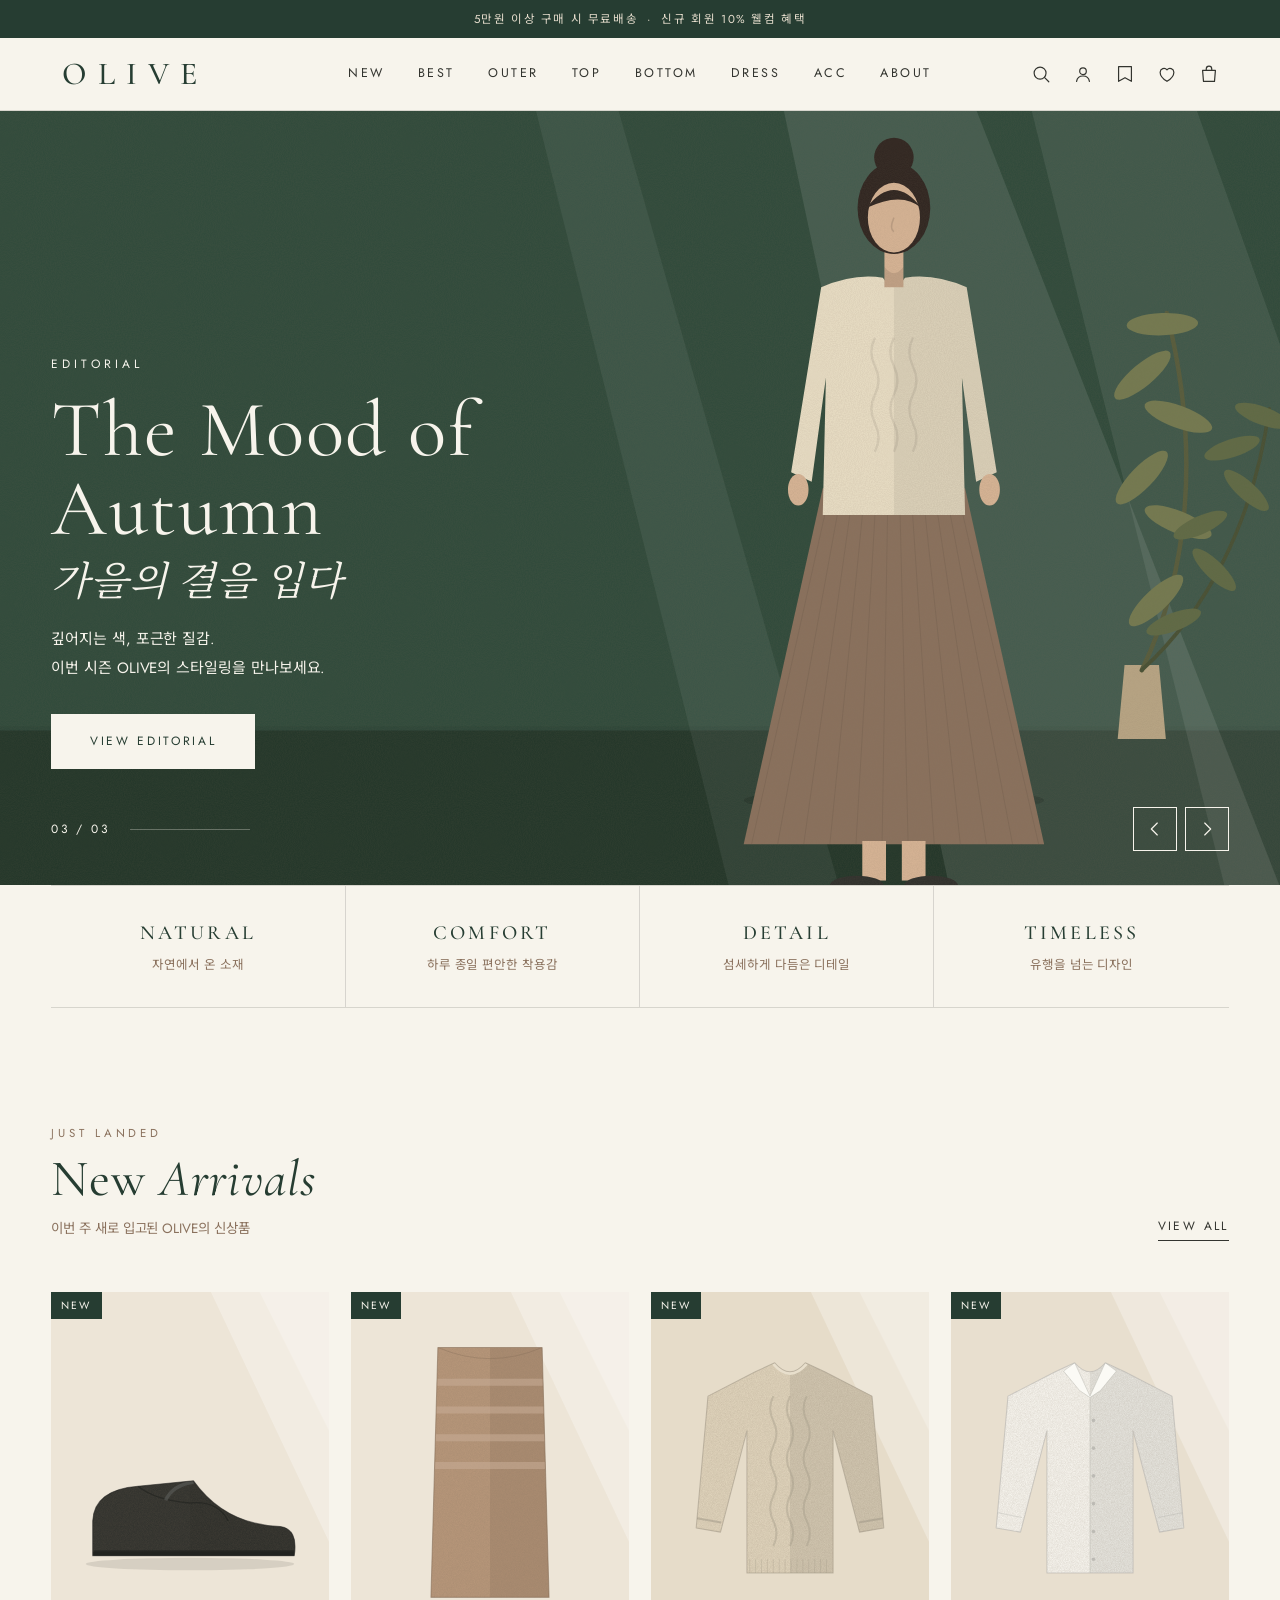
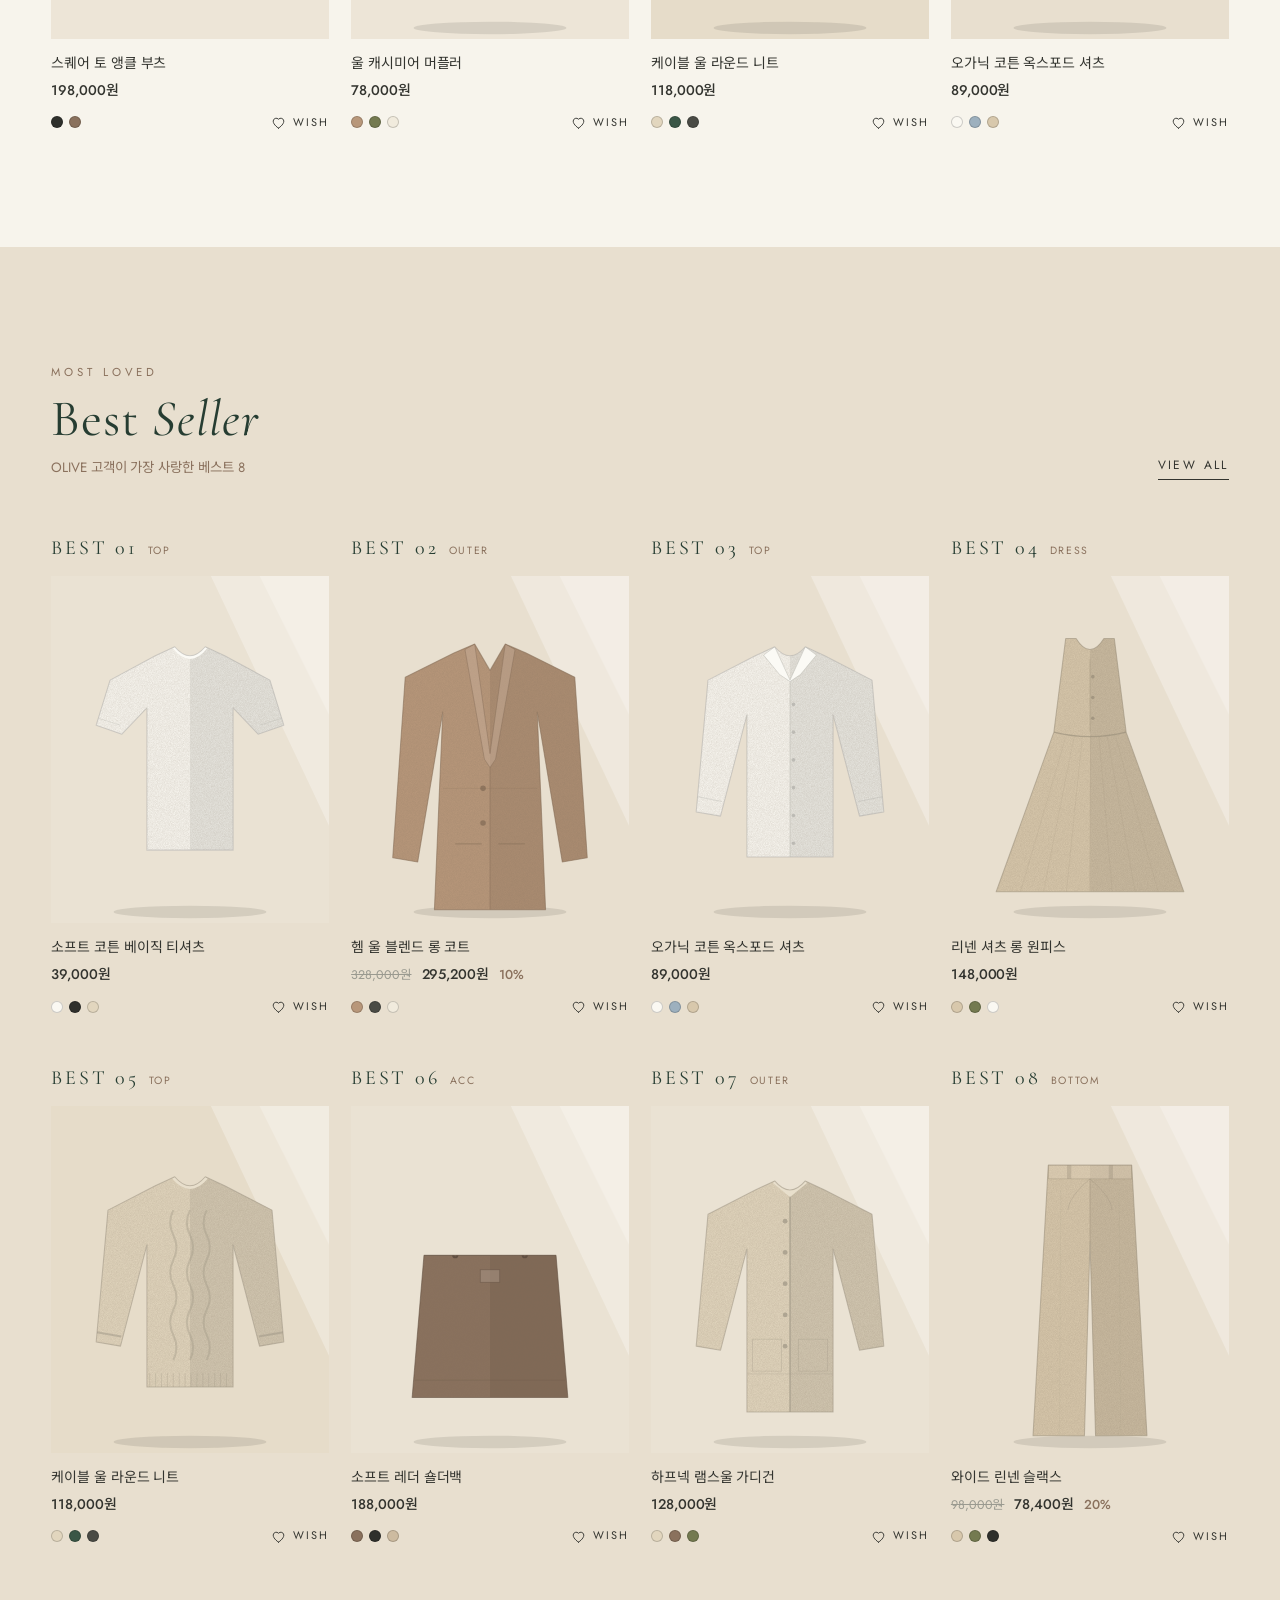
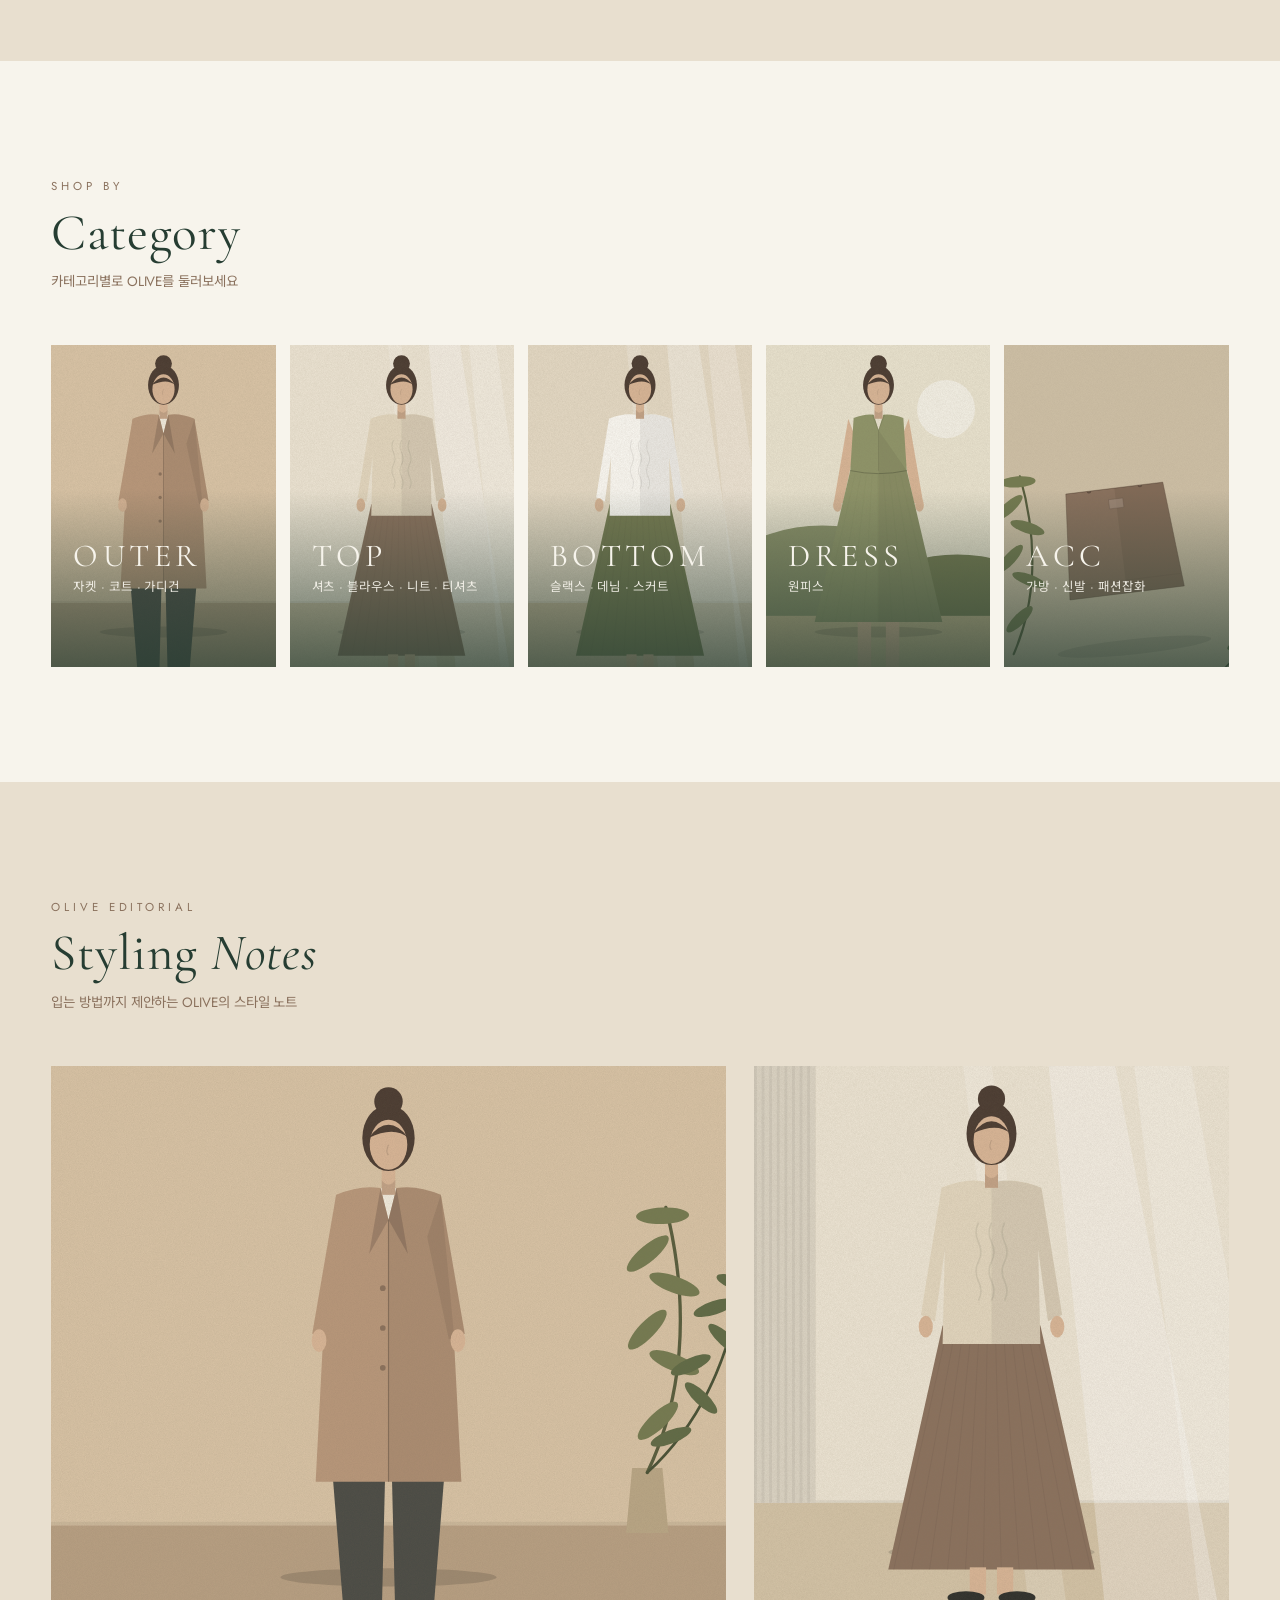
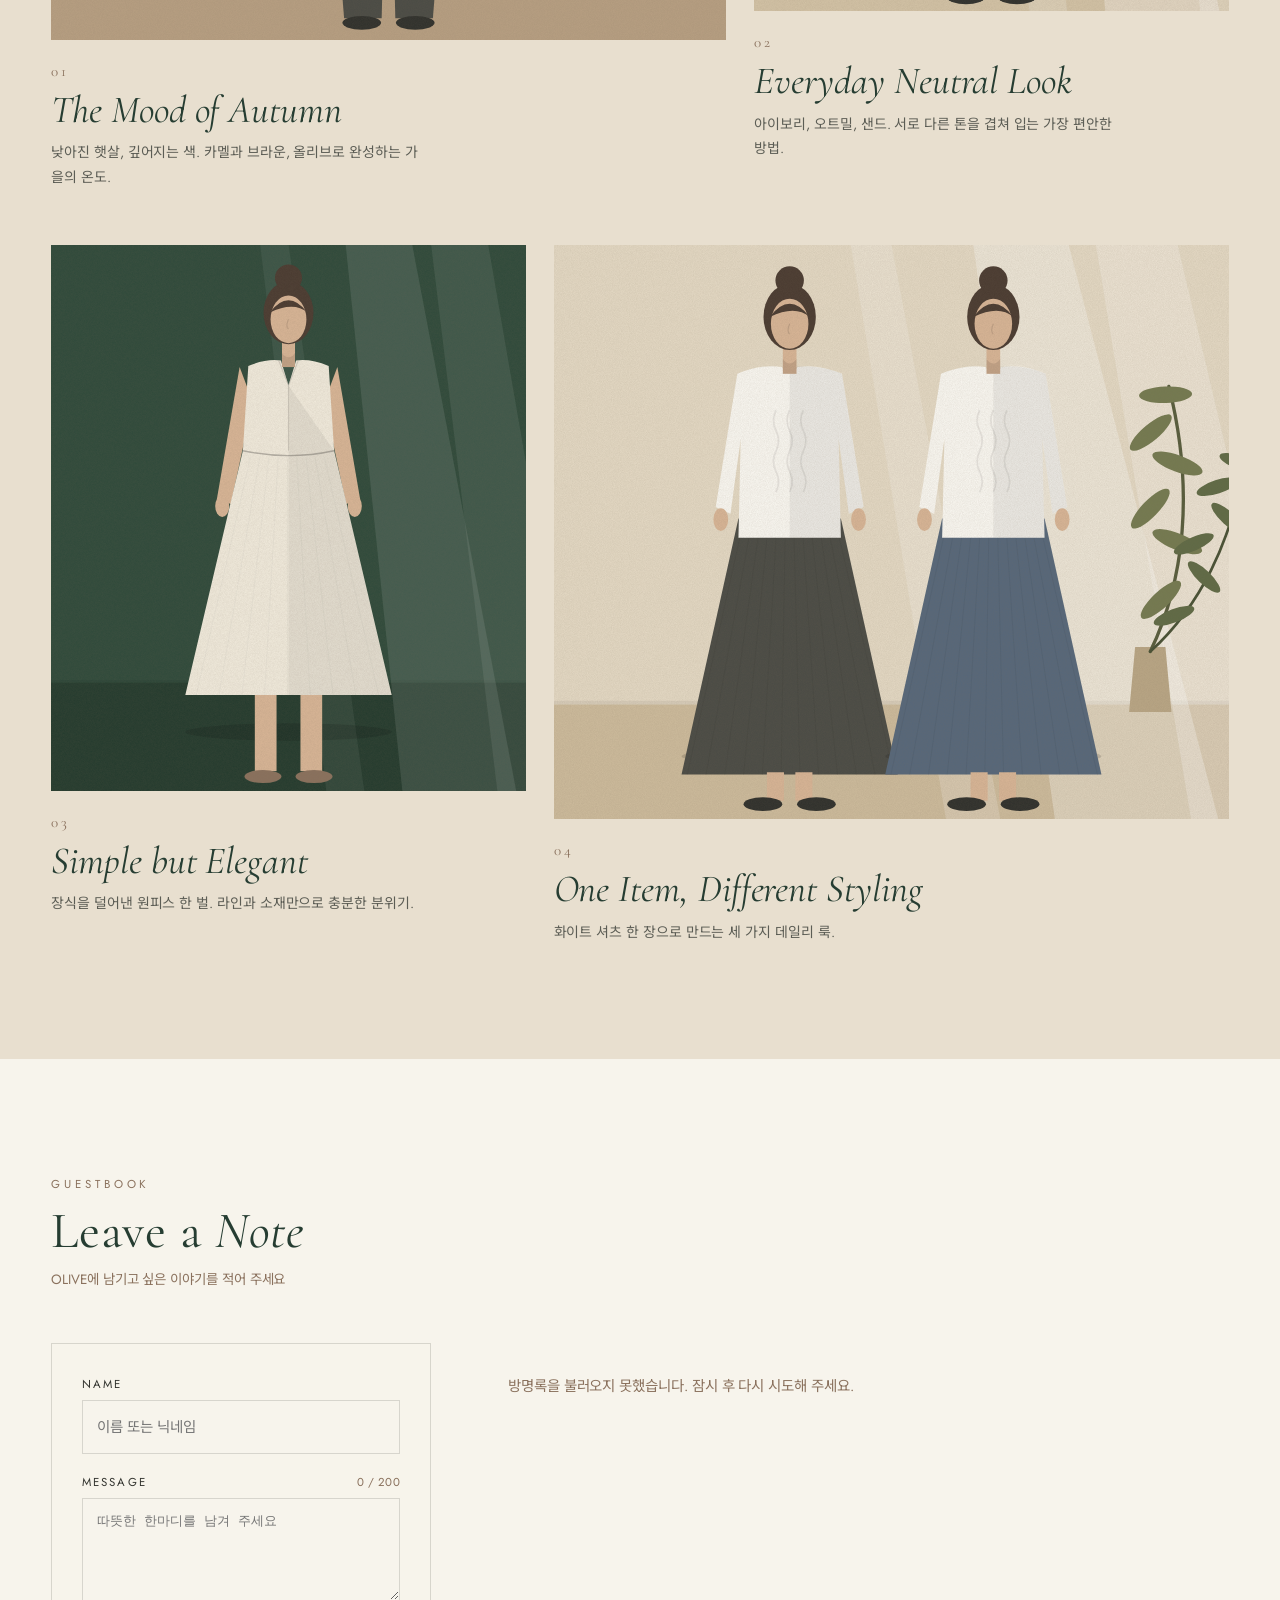
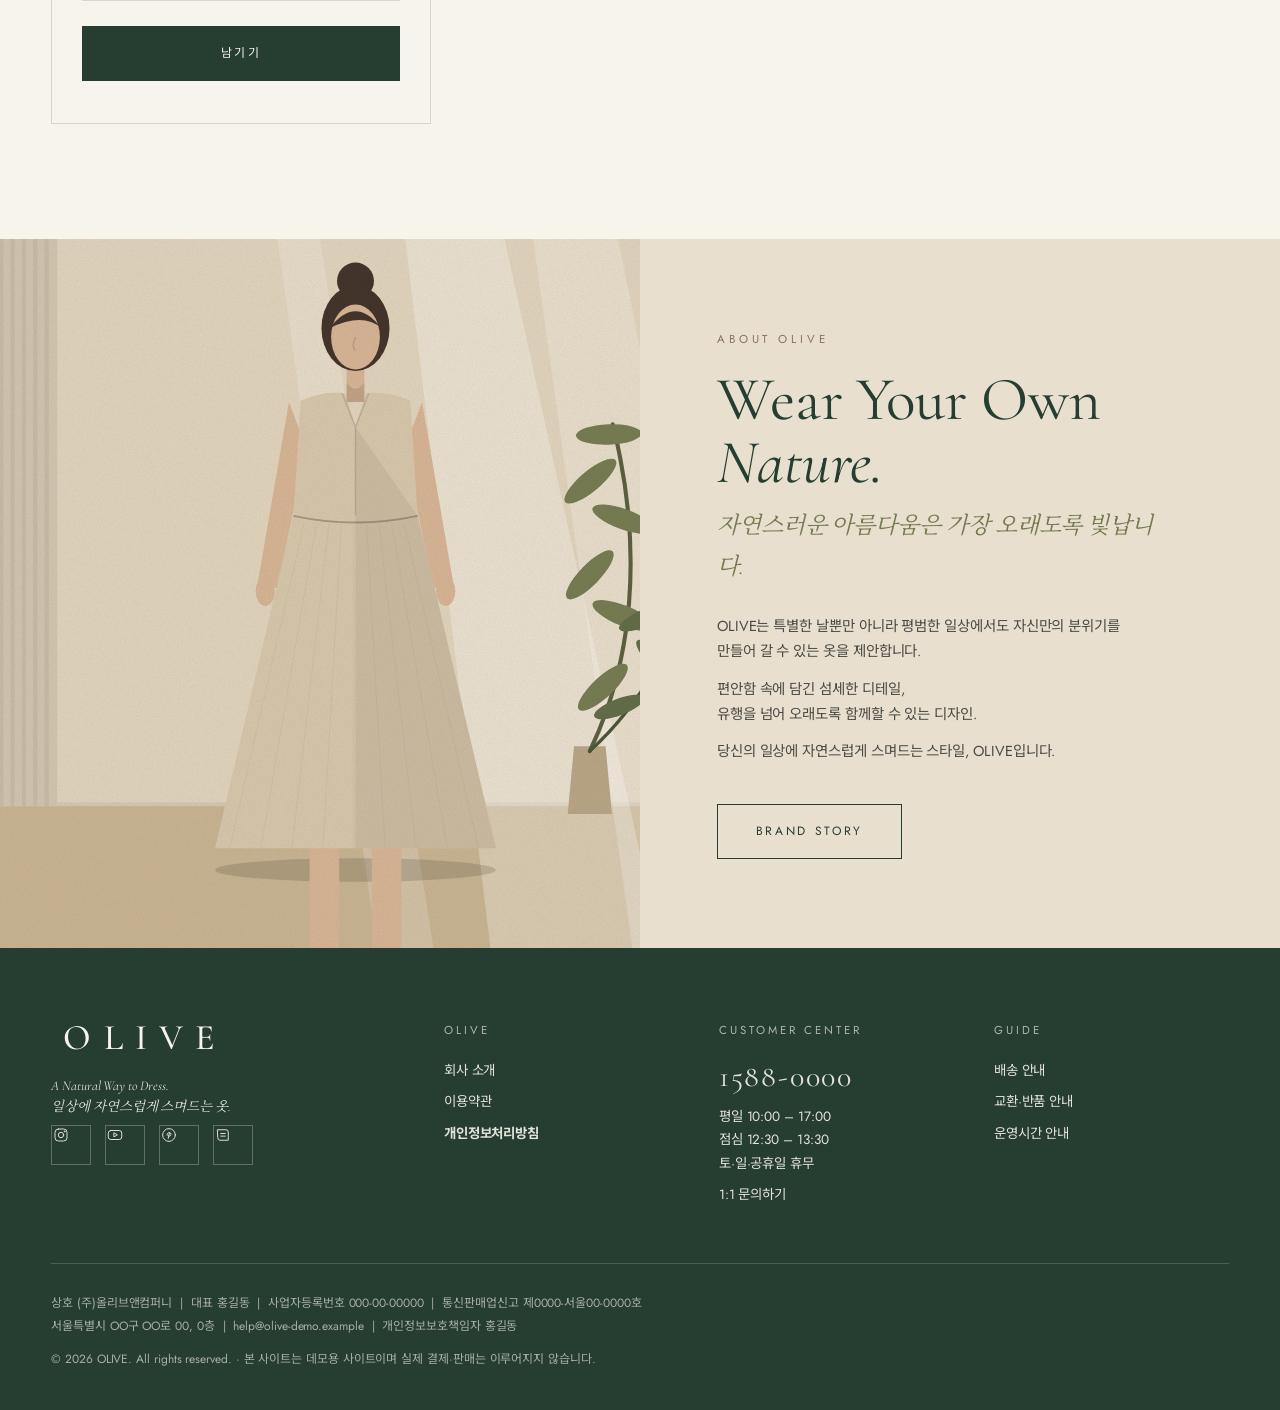
<file: index.html>
<!doctype html>
<html lang="ko">
<head>
<meta charset="utf-8">
<meta name="viewport" content="width=device-width, initial-scale=1">
<title>OLIVE — A Natural Way to Dress</title>
<meta name="description" content="OLIVE(올리브) — 자연스러운 실루엣과 편안한 착용감, 세련된 디테일의 데일리 여성의류 브랜드">
<link rel="preconnect" href="https://fonts.googleapis.com">
<link rel="preconnect" href="https://fonts.gstatic.com" crossorigin>
<link href="https://fonts.googleapis.com/css2?family=Cormorant+Garamond:ital,wght@0,400;0,500;0,600;1,400;1,500&family=Jost:wght@300;400;500&family=Noto+Sans+KR:wght@300;400;500&family=Noto+Serif+KR:wght@300;400&display=swap" rel="stylesheet">
<link rel="icon" href="data:image/svg+xml,%3Csvg xmlns='http://www.w3.org/2000/svg' viewBox='0 0 32 32'%3E%3Crect width='32' height='32' fill='%23263D32'/%3E%3Cellipse cx='16' cy='16' rx='5' ry='9' fill='%23E8DFCF' transform='rotate(35 16 16)'/%3E%3C/svg%3E">
<link rel="stylesheet" href="css/style.css">
</head>
<body>
<a class="skip" href="#app">본문 바로가기</a>
<div class="announce">5만원 이상 구매 시 무료배송 &nbsp;·&nbsp; 신규 회원 10% 웰컴 혜택</div>

<header class="hdr" id="hdr">
  <div class="hdr-in">
    <button class="icon-btn burger" data-act="menu-open" aria-label="메뉴 열기"><svg viewBox="0 0 24 24"><path d="M3 7h18M3 12h18M3 17h18"/></svg></button>
    <a class="logo" href="#/" aria-label="OLIVE 홈">OLIVE</a>
    <nav class="nav" id="nav" aria-label="주요 메뉴"></nav>
    <div class="tools">
      <button class="icon-btn" data-act="search-open" aria-label="검색"><svg viewBox="0 0 24 24"><circle cx="11" cy="11" r="6.5"/><path d="M16 16l4.5 4.5"/></svg></button>
      <button class="icon-btn" data-act="login" id="loginBtn" aria-label="로그인"><svg viewBox="0 0 24 24"><circle cx="12" cy="9" r="3.6"/><path d="M5 20c.6-3.8 3.4-5.8 7-5.8s6.4 2 7 5.8"/></svg></button>
      <button class="icon-btn hide-s" data-act="mypage" aria-label="마이페이지"><svg viewBox="0 0 24 24"><path d="M5 4h14v16l-7-4-7 4z"/></svg></button>
      <a class="icon-btn" href="#/wish" aria-label="관심상품"><svg viewBox="0 0 24 24"><path d="M12 20s-7.5-4.6-7.5-10A4.3 4.3 0 0 1 12 7.4 4.3 4.3 0 0 1 19.5 10c0 5.4-7.5 10-7.5 10z"/></svg><b class="cnt" id="wishCnt"></b></a>
      <button class="icon-btn" data-act="cart-open" aria-label="장바구니"><svg viewBox="0 0 24 24"><path d="M5 8h14l-1 12H6z"/><path d="M9 8V6.5a3 3 0 0 1 6 0V8"/></svg><b class="cnt" id="cartCnt"></b></button>
    </div>
  </div>
  <div class="mega-wrap" id="megaWrap"></div>
</header>

<main id="app" tabindex="-1"></main>

<footer class="ftr">
  <div class="ftr-in">
    <div class="ftr-top">
      <div>
        <div class="logo ftr-logo">OLIVE</div>
        <p class="ftr-tag">A Natural Way to Dress.<br>일상에 자연스럽게 스며드는 옷.</p>
        <div class="sns">
          <a href="#" aria-label="Instagram"><svg viewBox="0 0 24 24"><rect x="4" y="4" width="16" height="16" rx="4.5"/><circle cx="12" cy="12" r="3.6"/><circle cx="16.8" cy="7.2" r=".6"/></svg></a>
          <a href="#" aria-label="YouTube"><svg viewBox="0 0 24 24"><rect x="3" y="6" width="18" height="12" rx="3.5"/><path d="M10.5 9.5v5l4.2-2.5z"/></svg></a>
          <a href="#" aria-label="Pinterest"><svg viewBox="0 0 24 24"><circle cx="12" cy="12" r="8.5"/><path d="M11 16.5l1.6-7.5M9.5 12.4c-.4-2.4 1.6-3.9 3.3-3.6 1.8.3 2.2 2.4 1.3 3.8-.6 1-1.8 1.3-2.5.8"/></svg></a>
          <a href="#" aria-label="Journal"><svg viewBox="0 0 24 24"><path d="M5 5h11a3 3 0 0 1 3 3v11H8a3 3 0 0 1-3-3z"/><path d="M9 10h6M9 13.5h6"/></svg></a>
        </div>
      </div>
      <div>
        <h4>OLIVE</h4>
        <a href="#/about">회사 소개</a>
        <a href="#" data-act="info" data-t="이용약관">이용약관</a>
        <a href="#" data-act="info" data-t="개인정보처리방침"><b>개인정보처리방침</b></a>
      </div>
      <div>
        <h4>CUSTOMER CENTER</h4>
        <p class="tel">1588-0000</p>
        <p>평일 10:00 – 17:00<br>점심 12:30 – 13:30<br>토·일·공휴일 휴무</p>
        <a href="#" data-act="info" data-t="고객센터">1:1 문의하기</a>
      </div>
      <div>
        <h4>GUIDE</h4>
        <a href="#" data-act="info" data-t="배송 안내">배송 안내</a>
        <a href="#" data-act="info" data-t="교환·반품 안내">교환·반품 안내</a>
        <a href="#" data-act="info" data-t="운영시간">운영시간 안내</a>
      </div>
    </div>
    <div class="ftr-biz">
      <p>상호 (주)올리브앤컴퍼니 &nbsp;|&nbsp; 대표 홍길동 &nbsp;|&nbsp; 사업자등록번호 000-00-00000 &nbsp;|&nbsp; 통신판매업신고 제0000-서울00-0000호</p>
      <p>서울특별시 OO구 OO로 00, 0층 &nbsp;|&nbsp; help@olive-demo.example &nbsp;|&nbsp; 개인정보보호책임자 홍길동</p>
      <p class="copy">© 2026 OLIVE. All rights reserved. · 본 사이트는 데모용 사이트이며 실제 결제·판매는 이루어지지 않습니다.</p>
    </div>
  </div>
</footer>

<div class="search-ov" id="searchOv" aria-hidden="true">
  <div class="search-box">
    <form id="searchForm" role="search">
      <svg viewBox="0 0 24 24"><circle cx="11" cy="11" r="6.5"/><path d="M16 16l4.5 4.5"/></svg>
      <input id="searchInput" type="search" placeholder="상품명, 소재, 카테고리를 검색해 보세요" autocomplete="off" aria-label="검색어">
      <button type="button" class="icon-btn" data-act="search-close" aria-label="닫기"><svg viewBox="0 0 24 24"><path d="M6 6l12 12M18 6L6 18"/></svg></button>
    </form>
    <div id="searchSug" class="search-sug"></div>
  </div>
</div>

<div class="scrim" id="scrim" data-act="close-all"></div>
<aside class="drawer cart-drawer" id="cartDrawer" aria-label="장바구니" aria-hidden="true"></aside>
<aside class="drawer menu-drawer" id="menuDrawer" aria-label="모바일 메뉴" aria-hidden="true"></aside>
<div class="modal-ov" id="modal" aria-hidden="true"></div>
<div class="toast" id="toast" role="status" aria-live="polite"></div>

<script src="js/config.js"></script>
<script src="js/data.js"></script>
<script src="js/art.js"></script>
<script src="js/app.js"></script>
</body>
</html>
</file>
<file: css/style.css>
:root{
  --green:#263D32; --khaki:#747A50; --beige:#E8DFCF; --ivory:#F7F4EC; --brown:#8A715D; --char:#33342F;
  --line:rgba(51,52,47,.16); --line-s:rgba(51,52,47,.08);
  --serif:'Cormorant Garamond','Noto Serif KR',Georgia,serif;
  --sans:'Jost','Noto Sans KR',-apple-system,'Apple SD Gothic Neo','Malgun Gothic',sans-serif;
  --pad:clamp(20px,4vw,64px); --max:1480px; --ease:cubic-bezier(.22,.61,.36,1);
}
*{box-sizing:border-box;margin:0;padding:0}
html{scroll-behavior:smooth;-webkit-text-size-adjust:100%}
body{font-family:var(--sans);font-weight:400;font-size:14.5px;line-height:1.75;color:var(--char);background:var(--ivory);letter-spacing:-.005em;-webkit-font-smoothing:antialiased;overflow-x:hidden}
img{display:block;max-width:100%}
a{color:inherit;text-decoration:none}
button{font:inherit;color:inherit;background:none;border:0;cursor:pointer}
input,select{font:inherit;color:inherit}
ul{list-style:none}
:focus-visible{outline:1.5px solid var(--green);outline-offset:3px}
.skip{position:absolute;left:-999px;top:0;background:var(--green);color:var(--ivory);padding:10px 16px;z-index:999}
.skip:focus{left:0}
svg{width:22px;height:22px;fill:none;stroke:currentColor;stroke-width:1.3;stroke-linecap:round;stroke-linejoin:round}
.serif{font-family:var(--serif)}
.wrap{max-width:var(--max);margin:0 auto;padding:0 var(--pad)}

/* announce + header */
.announce{background:var(--green);color:var(--beige);text-align:center;font-size:11.5px;letter-spacing:.14em;padding:9px 12px}
.hdr{position:sticky;top:0;z-index:50;background:rgba(247,244,236,.96);backdrop-filter:blur(10px);border-bottom:1px solid var(--line);transition:box-shadow .3s}
.hdr.scrolled{box-shadow:0 1px 0 var(--line)}
.hdr-in{max-width:var(--max);margin:0 auto;padding:0 var(--pad);height:72px;display:grid;grid-template-columns:1fr auto 1fr;align-items:center;gap:20px;transition:height .3s var(--ease)}
.hdr.scrolled .hdr-in{height:62px}
.logo{font-family:var(--serif);font-weight:500;font-size:32px;letter-spacing:.34em;color:var(--green);line-height:1;padding-left:.34em;justify-self:start}
.nav{display:flex;gap:clamp(18px,2.6vw,40px);height:100%}
.nav>li{display:flex;align-items:center}
.nav>li>a{position:relative;font-size:12.5px;letter-spacing:.2em;font-weight:400;padding:8px 0;color:var(--char);transition:color .25s}
.nav>li>a::after{content:'';position:absolute;left:0;right:0;bottom:2px;height:1px;background:var(--green);transform:scaleX(0);transform-origin:left;transition:transform .35s var(--ease)}
.nav>li:hover>a,.nav>li>a.on{color:var(--green)}
.nav>li:hover>a::after,.nav>li>a.on::after{transform:scaleX(1)}
.nav .dot{color:var(--brown)}
.tools{display:flex;justify-content:flex-end;gap:2px}
.icon-btn{position:relative;width:40px;height:40px;display:grid;place-items:center;transition:color .25s,transform .25s}
.icon-btn:hover{color:var(--khaki)}
.cnt{position:absolute;top:3px;right:1px;min-width:16px;height:16px;border-radius:8px;background:var(--green);color:var(--ivory);font-size:10px;font-weight:500;display:none;place-items:center;padding:0 4px;line-height:1;letter-spacing:0}
.cnt.on{display:grid}
.burger{display:none;justify-self:start}
.mega-wrap{position:absolute;left:0;right:0;top:100%}
.mega{position:absolute;left:0;right:0;top:0;background:var(--ivory);border-bottom:1px solid var(--line);opacity:0;visibility:hidden;transform:translateY(-6px);transition:opacity .3s var(--ease),transform .3s var(--ease),visibility .3s}
.mega.open{opacity:1;visibility:visible;transform:none}
.mega-in{max-width:var(--max);margin:0 auto;padding:36px var(--pad) 44px;display:grid;grid-template-columns:240px 1fr;gap:56px}
.mega h5{font-family:var(--serif);font-weight:400;font-style:italic;font-size:26px;color:var(--green);margin-bottom:2px}
.mega .blurb{font-size:12.5px;color:var(--brown);margin-bottom:18px}
.mega li a{display:block;padding:5px 0;font-size:14px;color:var(--char);transition:color .2s,padding .3s var(--ease)}
.mega li a:hover{color:var(--khaki);padding-left:6px}
.mega-feat{display:grid;grid-template-columns:repeat(4,1fr);gap:20px}
.mega-feat a{display:block}
.mega-feat .im{aspect-ratio:4/5;overflow:hidden;background:var(--beige)}
.mega-feat img{width:100%;height:100%;object-fit:cover;transition:transform .8s var(--ease)}
.mega-feat a:hover img{transform:scale(1.05)}
.mega-feat p{font-size:12.5px;margin-top:8px;line-height:1.4}
.mega-feat small{color:var(--brown);font-size:12px}

/* buttons */
.btn{display:inline-flex;align-items:center;justify-content:center;gap:10px;padding:16px 38px;background:var(--green);color:var(--ivory);border:1px solid var(--green);font-size:12px;letter-spacing:.22em;font-weight:400;transition:background .3s,color .3s,border-color .3s;text-transform:uppercase;cursor:pointer}
.btn:hover{background:var(--khaki);border-color:var(--khaki)}
.btn.ghost{background:transparent;color:var(--green)}
.btn.ghost:hover{background:var(--green);color:var(--ivory);border-color:var(--green)}
.btn.light{background:var(--ivory);color:var(--green);border-color:var(--ivory)}
.btn.light:hover{background:transparent;color:var(--ivory)}
.btn.block{display:flex;width:100%}
.btn.sm{padding:11px 22px;font-size:11px}
.link{font-size:12px;letter-spacing:.2em;border-bottom:1px solid currentColor;padding-bottom:3px;transition:color .25s}
.link:hover{color:var(--khaki)}

/* page transition */
#app{min-height:60vh;outline:0}
.page{animation:pg .55s var(--ease)}
@keyframes pg{from{opacity:0;transform:translateY(10px)}to{opacity:1;transform:none}}

/* hero */
.hero{position:relative;height:min(86vh,860px);min-height:520px;overflow:hidden;background:var(--beige)}
.slide{position:absolute;inset:0;opacity:0;visibility:hidden;transition:opacity 1.2s var(--ease),visibility 1.2s}
.slide.on{opacity:1;visibility:visible}
.slide img{width:100%;height:100%;object-fit:cover;transform:scale(1.06);transition:transform 7s linear}
.slide.on img{transform:scale(1)}
.slide-txt{position:absolute;left:var(--pad);bottom:15%;max-width:520px;color:var(--green)}
.slide.dark .slide-txt{color:var(--ivory)}
.slide-txt .eyebrow{font-size:12px;letter-spacing:.34em;margin-bottom:16px;display:block}
.slide-txt h1,.slide-txt h2{font-family:var(--serif);font-weight:400;font-size:clamp(46px,6.2vw,92px);line-height:1;letter-spacing:.02em}
.slide-txt h1 em,.slide-txt h2 em{display:block;font-style:italic;font-size:.5em;letter-spacing:.02em;margin-top:.35em}
.slide-txt p{margin:22px 0 32px;font-size:15px;line-height:1.9;opacity:.9}
.slide-txt>*{opacity:0;transform:translateY(16px)}
.slide.on .slide-txt>*{animation:rise .9s var(--ease) forwards}
.slide.on .slide-txt>*:nth-child(2){animation-delay:.12s}.slide.on .slide-txt>*:nth-child(3){animation-delay:.24s}.slide.on .slide-txt>*:nth-child(4){animation-delay:.36s}
@keyframes rise{to{opacity:1;transform:none}}
.hero-ctl{position:absolute;left:var(--pad);right:var(--pad);bottom:34px;display:flex;align-items:center;gap:20px;color:var(--green);z-index:3;font-size:12px;letter-spacing:.2em}
.hero.dark-mode .hero-ctl{color:var(--ivory)}
.hero-bar{flex:0 0 120px;height:1px;background:currentColor;opacity:.3;position:relative}
.hero-bar i{position:absolute;left:0;top:0;height:1px;background:currentColor;width:0}
.hero-bar i.run{animation:bar 6.5s linear forwards}
@keyframes bar{to{width:100%}}
.hero-arrows{margin-left:auto;display:flex;gap:8px}
.hero-arrows button{width:44px;height:44px;border:1px solid currentColor;display:grid;place-items:center;transition:background .3s,color .3s}
.hero-arrows button:hover{background:var(--green);color:var(--ivory);border-color:var(--green)}

/* section */
.sec{padding:clamp(64px,9vw,128px) 0}
.sec.beige{background:var(--beige)}
.sec-h{display:flex;align-items:flex-end;justify-content:space-between;gap:20px;margin-bottom:clamp(28px,4vw,52px)}
.sec-h .k{font-size:11.5px;letter-spacing:.34em;color:var(--brown);display:block;margin-bottom:10px}
.sec-h h2{font-family:var(--serif);font-weight:400;font-size:clamp(34px,4vw,54px);line-height:1.05;color:var(--green);letter-spacing:.02em}
.sec-h h2 em{font-style:italic}
.sec-h p{font-size:13.5px;color:var(--brown);margin-top:10px}

/* product grid + card */
.grid{display:grid;grid-template-columns:repeat(4,1fr);gap:44px 22px}
.pcard{position:relative}
.pimg{position:relative;display:block;aspect-ratio:4/5;overflow:hidden;background:var(--beige)}
.pimg img{position:absolute;inset:0;width:100%;height:100%;object-fit:cover;transition:opacity .7s var(--ease),transform 1.1s var(--ease)}
.pimg img+img{opacity:0}
.pcard:hover .pimg img{transform:scale(1.045)}
.pcard:hover .pimg img+img{opacity:1}
.badge{position:absolute;left:0;top:0;z-index:2;background:var(--green);color:var(--ivory);font-size:10.5px;letter-spacing:.2em;padding:5px 10px 4px}
.badge.sale{background:var(--brown);left:auto;right:0}
.pinfo{padding-top:14px}
.pname{display:block;font-size:14px;line-height:1.5;margin-bottom:4px;transition:color .2s}
.pname:hover{color:var(--khaki)}
.pprice{display:flex;flex-wrap:wrap;align-items:baseline;gap:4px 10px;font-size:14px}
.pprice s{color:#9a9a90;font-size:12.5px}
.pprice b{font-weight:500}
.pprice .pct{color:var(--brown);font-size:13px;font-weight:500}
.pbot{display:flex;align-items:center;justify-content:space-between;margin-top:10px}
.dots{display:flex;gap:6px}
.dots i{width:12px;height:12px;border-radius:50%;border:1px solid rgba(0,0,0,.18);display:block}
.wish{display:inline-flex;align-items:center;gap:6px;font-size:11px;letter-spacing:.18em;color:var(--char);transition:color .25s}
.wish svg{width:17px;height:17px}
.wish:hover{color:var(--green)}
.wish.on{color:var(--green)}
.wish.on svg{fill:var(--green)}
.rank{font-family:var(--serif);font-size:20px;letter-spacing:.14em;color:var(--green);margin-bottom:10px;display:flex;align-items:baseline;gap:10px}
.rank small{font-family:var(--sans);font-size:10.5px;color:var(--brown);letter-spacing:.16em}
.quick{position:absolute;left:0;right:0;bottom:0;z-index:2;background:rgba(38,61,50,.93);color:var(--ivory);padding:18px 18px 16px;transform:translateY(101%);transition:transform .5s var(--ease);font-size:12.5px;line-height:1.7}
.pcard:hover .quick,.pcard:focus-within .quick{transform:none}
.quick p{display:-webkit-box;-webkit-line-clamp:3;-webkit-box-orient:vertical;overflow:hidden;opacity:.9}
.quick span{display:block;margin-top:8px;font-size:11px;letter-spacing:.14em;opacity:.7}
.quick em{display:inline-block;margin-top:10px;font-style:normal;font-size:11px;letter-spacing:.2em;border-bottom:1px solid;padding-bottom:2px}

/* category tiles */
.cats{display:grid;grid-template-columns:repeat(5,1fr);gap:14px}
.cat{position:relative;display:block;aspect-ratio:3/4.3;overflow:hidden;background:var(--beige);color:var(--ivory)}
.cat img{position:absolute;inset:0;width:100%;height:100%;object-fit:cover;transition:transform 1.2s var(--ease)}
.cat:hover img{transform:scale(1.06)}
.cat::after{content:'';position:absolute;inset:0;background:linear-gradient(to top,rgba(38,61,50,.72),rgba(38,61,50,0) 55%);transition:opacity .4s}
.cat-t{position:absolute;left:22px;right:22px;bottom:22px;z-index:2}
.cat-t b{display:block;font-family:var(--serif);font-weight:400;font-size:32px;letter-spacing:.14em;line-height:1.1}
.cat-t span{display:block;font-size:12.5px;opacity:.92;margin-top:4px}
.cat-t i{display:block;font-style:normal;font-size:10.5px;letter-spacing:.24em;margin-top:14px;padding-top:12px;border-top:1px solid rgba(247,244,236,.4);opacity:0;transform:translateY(8px);transition:opacity .4s,transform .4s var(--ease)}
.cat:hover .cat-t i{opacity:1;transform:none}

/* editorial */
.edi{display:grid;grid-template-columns:repeat(12,1fr);gap:56px 28px}
.edi a{display:block}
.edi a:nth-child(1),.edi a:nth-child(4){grid-column:span 7}
.edi a:nth-child(2),.edi a:nth-child(3){grid-column:span 5}
.edi a:nth-child(3){grid-row:auto}
.edi .im{overflow:hidden;background:var(--beige);aspect-ratio:4/3.4}
.edi a:nth-child(2) .im,.edi a:nth-child(3) .im{aspect-ratio:4/4.6}
.edi img{width:100%;height:100%;object-fit:cover;transition:transform 1.2s var(--ease)}
.edi a:hover img{transform:scale(1.04)}
.edi .no{font-family:var(--serif);font-size:15px;color:var(--brown);letter-spacing:.2em;margin-top:18px;display:block}
.edi h3{font-family:var(--serif);font-weight:400;font-style:italic;font-size:clamp(28px,3vw,40px);line-height:1.15;color:var(--green);margin:4px 0 8px}
.edi p{color:#5c5d55;font-size:14px;max-width:46ch}

/* about */
.about{display:grid;grid-template-columns:1fr 1fr;min-height:640px;background:var(--beige)}
.about-im{position:relative;overflow:hidden;min-height:420px}
.about-im img{position:absolute;inset:0;width:100%;height:100%;object-fit:cover}
.about-tx{padding:clamp(48px,7vw,110px) clamp(28px,6vw,100px);display:flex;flex-direction:column;justify-content:center;align-items:flex-start}
.about-tx .k{font-size:11.5px;letter-spacing:.34em;color:var(--brown);margin-bottom:20px}
.about-tx h2{font-family:var(--serif);font-weight:400;font-size:clamp(40px,4.8vw,70px);line-height:1.02;color:var(--green);margin-bottom:12px}
.about-tx h2 em{font-style:italic}
.about-tx .lead{font-family:var(--serif);font-size:clamp(19px,1.8vw,24px);color:var(--khaki);margin-bottom:26px;font-style:italic}
.about-tx p{max-width:46ch;color:#4a4b44;margin-bottom:12px}
.about-tx .btn{margin-top:28px}
.values{display:grid;grid-template-columns:repeat(4,1fr);border-top:1px solid var(--line);border-bottom:1px solid var(--line)}
.values div{padding:30px 24px;text-align:center;border-right:1px solid var(--line)}
.values div:last-child{border:0}
.values b{display:block;font-family:var(--serif);font-size:20px;font-weight:500;letter-spacing:.16em;color:var(--green)}
.values span{font-size:12.5px;color:var(--brown)}

/* footer */
.ftr{background:var(--green);color:var(--ivory);margin-top:0}
.ftr-in{max-width:var(--max);margin:0 auto;padding:72px var(--pad) 40px}
.ftr-top{display:grid;grid-template-columns:1.5fr 1fr 1fr 1fr;gap:40px;padding-bottom:48px;border-bottom:1px solid rgba(247,244,236,.18)}
.ftr-logo{color:var(--ivory);font-size:36px}
.ftr-tag{font-family:var(--serif);font-style:italic;font-size:19px;margin:20px 0 24px;opacity:.85;line-height:1.5}
.sns{display:flex;gap:14px}
.sns a{width:40px;height:40px;border:1px solid rgba(247,244,236,.3);display:grid;place-items:center;transition:background .3s,color .3s}
.sns a:hover{background:var(--ivory);color:var(--green)}
.sns svg{width:18px;height:18px}
.ftr h4{font-size:11.5px;letter-spacing:.26em;font-weight:400;margin-bottom:18px;opacity:.65}
.ftr-top a,.ftr-top p{display:block;font-size:13.5px;opacity:.9;margin-bottom:8px}
.ftr-top a:hover{opacity:1;text-decoration:underline;text-underline-offset:4px}
.ftr .tel{font-family:var(--serif);font-size:30px;letter-spacing:.06em;line-height:1.2;margin-bottom:10px}
.ftr-biz{padding-top:28px;font-size:12px;line-height:1.9;opacity:.62}
.ftr-biz .copy{margin-top:10px}

/* listing */
.crumb{font-size:11.5px;letter-spacing:.14em;color:var(--brown);padding:26px 0 0}
.crumb a:hover{color:var(--green)}
.list-h{text-align:center;padding:36px 0 34px}
.list-h h1{font-family:var(--serif);font-weight:400;font-size:clamp(42px,5vw,68px);color:var(--green);letter-spacing:.14em;line-height:1.1}
.list-h p{font-size:13.5px;color:var(--brown);margin-top:8px}
.tbar{display:flex;align-items:center;justify-content:space-between;gap:16px;flex-wrap:wrap;border-top:1px solid var(--line);border-bottom:1px solid var(--line);padding:14px 0;margin-bottom:40px}
.chips{display:flex;gap:6px;flex-wrap:wrap}
.chip{padding:7px 16px;font-size:13px;border:1px solid transparent;transition:all .25s}
.chip:hover{border-color:var(--line)}
.chip.on{border-color:var(--green);color:var(--green)}
.sortbar{display:flex;align-items:center;gap:18px;font-size:13px}
.sortbar .total{color:var(--brown)}
.sort{display:flex;gap:2px;flex-wrap:wrap}
.sort button{padding:6px 12px;color:#7d7e74;font-size:13px;transition:color .2s}
.sort button:hover{color:var(--green)}
.sort button.on{color:var(--green);font-weight:500;text-decoration:underline;text-underline-offset:6px}
.more{text-align:center;margin-top:64px}
.more p{font-size:12px;letter-spacing:.16em;color:var(--brown);margin-bottom:16px}
.more .bar{width:140px;height:1px;background:var(--line);margin:0 auto 22px;position:relative}
.more .bar i{position:absolute;left:0;top:0;height:1px;background:var(--green)}

/* empty / skeleton */
.empty{text-align:center;padding:90px 20px 110px}
.empty svg{width:44px;height:44px;margin:0 auto 18px;color:var(--brown);stroke-width:1}
.empty h3{font-family:var(--serif);font-weight:400;font-size:30px;color:var(--green)}
.empty p{color:var(--brown);margin:8px 0 26px}
.empty .tags{display:flex;gap:8px;justify-content:center;flex-wrap:wrap;margin-top:26px}
.skel .pimg,.skel i.l{background:linear-gradient(100deg,var(--beige) 30%,#f1eadc 50%,var(--beige) 70%);background-size:300% 100%;animation:sk 1.3s linear infinite}
@keyframes sk{from{background-position:100% 0}to{background-position:-100% 0}}
.skel i.l{display:block;height:12px;margin-top:12px;width:70%}
.skel i.l+i.l{width:40%}

/* product detail */
.pd{display:grid;grid-template-columns:minmax(0,1.15fr) minmax(0,1fr);gap:clamp(32px,5vw,84px);padding:30px 0 clamp(60px,8vw,110px);align-items:start}
.gal{display:grid;grid-template-columns:78px 1fr;gap:14px;position:sticky;top:90px}
.thumbs{display:flex;flex-direction:column;gap:10px}
.thumbs button{aspect-ratio:4/5;overflow:hidden;border:1px solid transparent;opacity:.65;transition:opacity .25s,border-color .25s;background:var(--beige)}
.thumbs button:hover{opacity:1}
.thumbs button.on{opacity:1;border-color:var(--green)}
.thumbs img,.mainimg img{width:100%;height:100%;object-fit:cover}
.mainimg{position:relative;aspect-ratio:4/5;overflow:hidden;background:var(--beige);cursor:zoom-in}
.mainimg img{transition:transform .6s var(--ease),opacity .4s}
.mainimg:hover img{transform:scale(1.04)}
.zoom-hint{position:absolute;right:14px;bottom:14px;background:rgba(247,244,236,.9);padding:7px 12px;font-size:11px;letter-spacing:.16em;display:flex;gap:6px;align-items:center}
.zoom-hint svg{width:15px;height:15px}
.pi .cat-k{font-size:11.5px;letter-spacing:.28em;color:var(--brown)}
.pi h1{font-family:var(--serif);font-weight:500;font-size:clamp(30px,3.2vw,44px);line-height:1.15;color:var(--green);margin:8px 0 16px}
.pi .desc{color:#55564e;margin:18px 0 6px}
.pi-price{display:flex;align-items:baseline;gap:12px;padding-bottom:22px;border-bottom:1px solid var(--line);flex-wrap:wrap}
.pi-price s{color:#9a9a90}
.pi-price b{font-size:26px;font-weight:500;letter-spacing:0}
.pi-price .pct{color:var(--brown);font-size:18px}
.opt{margin-top:24px}
.opt-l{display:flex;justify-content:space-between;font-size:12px;letter-spacing:.18em;margin-bottom:10px}
.opt-l span{color:var(--brown);letter-spacing:.02em;font-size:13px}
.sw{display:flex;gap:10px;flex-wrap:wrap}
.sw button{width:34px;height:34px;border-radius:50%;border:1px solid rgba(0,0,0,.15);position:relative;transition:transform .25s}
.sw button::after{content:'';position:absolute;inset:-5px;border:1px solid transparent;border-radius:50%;transition:border-color .25s}
.sw button:hover{transform:scale(1.08)}
.sw button.on::after{border-color:var(--green)}
.sz{display:flex;gap:8px;flex-wrap:wrap}
.sz button{min-width:58px;padding:11px 14px;border:1px solid var(--line);font-size:13px;transition:all .25s;background:transparent}
.sz button:hover:not(:disabled){border-color:var(--green)}
.sz button.on{background:var(--green);color:var(--ivory);border-color:var(--green)}
.sz button:disabled{color:#b0b0a6;text-decoration:line-through;cursor:not-allowed;background:repeating-linear-gradient(135deg,transparent 0 6px,rgba(0,0,0,.025) 6px 7px)}
.opt.err .opt-l{color:#9b3d2e}
.opt.err .sw,.opt.err .sz{animation:shake .4s}
@keyframes shake{25%{transform:translateX(-5px)}75%{transform:translateX(5px)}}
.msg{display:none;margin-top:18px;padding:12px 16px;border:1px solid #c9a79c;background:#f6ebe6;color:#8c3a2b;font-size:13px}
.msg.on{display:block;animation:pg .3s}
.qty{display:inline-flex;border:1px solid var(--line);align-items:center}
.qty button{width:42px;height:42px;font-size:18px;transition:background .2s}
.qty button:hover{background:var(--beige)}
.qty span{min-width:44px;text-align:center}
.total-row{display:flex;justify-content:space-between;align-items:baseline;margin-top:28px;padding-top:20px;border-top:1px solid var(--line)}
.total-row b{font-size:22px;font-weight:500}
.cta{display:grid;grid-template-columns:1fr 1fr 56px;gap:8px;margin-top:18px}
.cta .wishbtn{border:1px solid var(--green);display:grid;place-items:center;color:var(--green);transition:all .3s}
.cta .wishbtn:hover{background:var(--green);color:var(--ivory)}
.cta .wishbtn.on svg{fill:currentColor}
.acc{margin-top:36px;border-top:1px solid var(--line)}
.acc details{border-bottom:1px solid var(--line)}
.acc summary{list-style:none;cursor:pointer;display:flex;justify-content:space-between;align-items:center;padding:17px 0;font-size:12px;letter-spacing:.2em;transition:color .2s}
.acc summary::-webkit-details-marker{display:none}
.acc summary:hover{color:var(--khaki)}
.acc summary::after{content:'+';font-size:18px;font-weight:300;transition:transform .3s}
.acc details[open] summary::after{transform:rotate(45deg)}
.acc .ct{padding:0 0 22px;font-size:13.5px;color:#55564e}
.acc table{width:100%;border-collapse:collapse;font-size:13px;text-align:center}
.acc th,.acc td{border:1px solid var(--line);padding:9px 6px;font-weight:400}
.acc th{background:var(--beige);font-size:12px;letter-spacing:.06em}
.acc ul li{padding-left:14px;position:relative;margin-bottom:4px}
.acc ul li::before{content:'';position:absolute;left:0;top:11px;width:5px;height:1px;background:var(--brown)}

/* lightbox, modal, drawers */
.scrim{position:fixed;inset:0;background:rgba(38,40,34,.45);opacity:0;visibility:hidden;transition:opacity .4s,visibility .4s;z-index:90}
.scrim.on{opacity:1;visibility:visible}
.drawer{position:fixed;top:0;bottom:0;right:0;width:min(440px,100vw);background:var(--ivory);z-index:100;transform:translateX(102%);transition:transform .5s var(--ease);display:flex;flex-direction:column;visibility:hidden}
.drawer.on{transform:none;visibility:visible}
.menu-drawer{right:auto;left:0;transform:translateX(-102%);width:min(380px,92vw)}
.menu-drawer.on{transform:none}
.dr-h{display:flex;justify-content:space-between;align-items:center;padding:22px 26px;border-bottom:1px solid var(--line)}
.dr-h h3{font-family:var(--serif);font-weight:400;font-size:26px;letter-spacing:.14em;color:var(--green)}
.dr-b{flex:1;overflow:auto;padding:6px 26px}
.dr-f{padding:22px 26px 26px;border-top:1px solid var(--line);background:var(--beige)}
.sum{display:flex;justify-content:space-between;font-size:13.5px;padding:3px 0}
.sum.t{font-size:17px;font-weight:500;padding-top:12px;margin-top:8px;border-top:1px solid var(--line)}
.sum.t b{font-weight:500}
.free-note{font-size:12.5px;color:var(--brown);margin-bottom:14px}
.free-bar{height:2px;background:var(--line);margin:8px 0 18px}
.free-bar i{display:block;height:100%;background:var(--green);transition:width .5s var(--ease)}
.ci{display:grid;grid-template-columns:84px 1fr auto;gap:16px;padding:20px 0;border-bottom:1px solid var(--line-s)}
.ci .im{aspect-ratio:4/5;background:var(--beige);overflow:hidden}
.ci img{width:100%;height:100%;object-fit:cover}
.ci h4{font-weight:400;font-size:14px;line-height:1.45}
.ci small{display:block;color:var(--brown);font-size:12.5px;margin:2px 0 10px}
.ci .qty button{width:32px;height:32px;font-size:15px}.ci .qty span{min-width:34px;font-size:13px}
.ci .rm{color:#8d8e84;font-size:18px;align-self:start;width:28px;height:28px;transition:color .2s}
.ci .rm:hover{color:var(--char)}
.ci .pr{text-align:right;align-self:end;font-size:14px;font-weight:500;grid-column:3;grid-row:2}
.menu-list>li>a,.menu-list summary{display:flex;justify-content:space-between;padding:15px 0;font-size:15px;letter-spacing:.14em;border-bottom:1px solid var(--line-s);list-style:none;cursor:pointer}
.menu-list summary::-webkit-details-marker{display:none}
.menu-list summary::after{content:'+';font-weight:300;font-size:18px}
.menu-list details[open] summary::after{content:'−'}
.menu-list .sub a{display:block;padding:9px 0 9px 14px;font-size:14px;color:#5c5d55}
.menu-list .sub{padding:8px 0 12px;border-bottom:1px solid var(--line-s)}
.modal-ov{position:fixed;inset:0;z-index:120;background:rgba(38,40,34,.55);display:grid;place-items:center;padding:20px;opacity:0;visibility:hidden;transition:opacity .35s,visibility .35s}
.modal-ov.on{opacity:1;visibility:visible}
.modal{background:var(--ivory);width:min(480px,100%);max-height:92vh;overflow:auto;padding:44px 40px 38px;position:relative;transform:translateY(14px);transition:transform .45s var(--ease)}
.modal-ov.on .modal{transform:none}
.modal .x{position:absolute;right:12px;top:12px}
.modal h3{font-family:var(--serif);font-weight:400;font-size:34px;color:var(--green);letter-spacing:.08em;margin-bottom:6px;line-height:1.15}
.modal .sub{color:var(--brown);font-size:13.5px;margin-bottom:26px}
.modal label{display:block;font-size:11.5px;letter-spacing:.18em;margin:16px 0 6px}
.modal input[type=text],.modal input[type=email],.modal input[type=password]{width:100%;padding:13px 14px;border:1px solid var(--line);background:transparent;transition:border-color .25s}
.modal input:focus{outline:0;border-color:var(--green)}
.modal .btn{margin-top:26px}
.modal .row{display:flex;justify-content:space-between;padding:10px 0;border-bottom:1px solid var(--line-s);font-size:14px}
.modal .tiny{font-size:12px;color:var(--brown);margin-top:14px;text-align:center}
.modal .ok{width:54px;height:54px;border:1px solid var(--green);border-radius:50%;display:grid;place-items:center;margin-bottom:20px;color:var(--green)}
.modal .ok svg{width:26px;height:26px}
.lb{position:fixed;inset:0;z-index:130;background:rgba(247,244,236,.98);display:none;grid-template-rows:auto 1fr auto}
.lb.on{display:grid;animation:pg .35s}
.lb-top{display:flex;justify-content:space-between;align-items:center;padding:14px var(--pad);font-size:12px;letter-spacing:.2em}
.lb-stage{overflow:hidden;display:grid;place-items:center;cursor:zoom-in;min-height:0;position:relative}
.lb-stage img{max-height:100%;max-width:100%;height:100%;aspect-ratio:4/5;object-fit:contain;width:auto;transition:transform .35s var(--ease)}
.lb-stage.z{cursor:zoom-out}
.lb-stage.z img{transform:scale(2.3);transition:transform .2s}
.lb-nav{position:absolute;top:50%;width:48px;height:48px;border:1px solid var(--line);background:var(--ivory);display:grid;place-items:center;transform:translateY(-50%);z-index:2;transition:background .25s,color .25s}
.lb-nav:hover{background:var(--green);color:var(--ivory)}
.lb-prev{left:var(--pad)}.lb-next{right:var(--pad)}
.lb-cap{padding:14px;text-align:center;font-size:12px;color:var(--brown);letter-spacing:.12em}
.toast{position:fixed;left:50%;bottom:30px;z-index:200;background:var(--green);color:var(--ivory);padding:14px 26px;font-size:13.5px;transform:translate(-50%,24px);opacity:0;pointer-events:none;transition:opacity .35s,transform .45s var(--ease);max-width:calc(100vw - 40px);text-align:center}
.toast.on{opacity:1;transform:translate(-50%,0)}

/* search overlay */
.search-ov{position:fixed;inset:0;z-index:110;background:rgba(247,244,236,.985);opacity:0;visibility:hidden;transition:opacity .35s,visibility .35s;overflow:auto}
.search-ov.on{opacity:1;visibility:visible}
.search-box{max-width:880px;margin:0 auto;padding:clamp(60px,12vh,140px) var(--pad) 60px}
.search-box form{display:flex;align-items:center;gap:12px;border-bottom:1px solid var(--green);padding-bottom:8px}
.search-box input{flex:1;border:0;background:none;font-family:var(--serif);font-size:clamp(24px,3.4vw,38px);padding:8px 0;min-width:0}
.search-box input:focus{outline:0}
.search-sug{margin-top:30px}
.search-sug h5{font-size:11.5px;letter-spacing:.26em;font-weight:400;color:var(--brown);margin-bottom:14px}
.tags{display:flex;gap:8px;flex-wrap:wrap}
.tag{padding:8px 18px;border:1px solid var(--line);font-size:13px;transition:all .25s}
.tag:hover{background:var(--green);color:var(--ivory);border-color:var(--green)}
.sres a{display:grid;grid-template-columns:56px 1fr auto;gap:16px;align-items:center;padding:10px 0;border-bottom:1px solid var(--line-s);transition:background .2s}
.sres a:hover{background:rgba(232,223,207,.5)}
.sres img{width:56px;aspect-ratio:4/5;object-fit:cover}
.sres small{display:block;color:var(--brown);font-size:12px}

/* cart page / wish */
.cartp{display:grid;grid-template-columns:1fr 380px;gap:60px;padding:20px 0 100px;align-items:start}
.cartp .ci{grid-template-columns:110px 1fr auto}
.cartp .sumbox{background:var(--beige);padding:30px;position:sticky;top:96px}
.cartp .sumbox h3{font-family:var(--serif);font-weight:400;font-size:26px;letter-spacing:.12em;color:var(--green);margin-bottom:14px}

/* editorial page */
.ed-hero{position:relative;height:min(70vh,640px);overflow:hidden}
.ed-hero img{width:100%;height:100%;object-fit:cover}
.ed-body{max-width:760px;margin:0 auto;text-align:center;padding:70px var(--pad) 60px}
.ed-body .k{font-size:11.5px;letter-spacing:.34em;color:var(--brown)}
.ed-body h1{font-family:var(--serif);font-style:italic;font-weight:400;font-size:clamp(40px,5vw,70px);color:var(--green);line-height:1.08;margin:12px 0 6px}
.ed-body .ko{color:var(--khaki);margin-bottom:34px}
.ed-body p{margin-bottom:16px;color:#4a4b44;font-size:15px;line-height:2}

/* guestbook */
.gb{display:grid;grid-template-columns:minmax(0,380px) minmax(0,1fr);gap:clamp(32px,6vw,96px);align-items:start}
.gb-form{border:1px solid var(--line);padding:30px;background:rgba(247,244,236,.55)}
.gb-form label{display:flex;justify-content:space-between;font-size:11.5px;letter-spacing:.18em;margin:0 0 6px}
.gb-form label+input,.gb-form label+textarea{margin-bottom:18px}
.gb-form label span{letter-spacing:.04em;color:var(--brown)}
.gb-form input[type=text],.gb-form textarea{width:100%;padding:13px 14px;border:1px solid var(--line);background:var(--ivory);resize:vertical;transition:border-color .25s}
.gb-form input:focus,.gb-form textarea:focus{outline:0;border-color:var(--green)}
.gb-hp{position:absolute!important;left:-9999px!important;width:1px;height:1px;opacity:0}
.gb-form .msg{margin:0 0 16px}
.gb-form .btn:disabled{opacity:.6;cursor:wait}
.gb-note{font-size:12px;color:var(--brown);margin-top:12px;text-align:center}
.gb-item{padding:22px 0;border-bottom:1px solid var(--line)}
.gb-item:first-child{padding-top:0}
.gb-item header{display:flex;justify-content:space-between;align-items:baseline;gap:12px;margin-bottom:6px}
.gb-item b{font-family:var(--serif);font-size:21px;font-weight:500;color:var(--green);letter-spacing:.04em;overflow-wrap:anywhere}
.gb-item time{font-size:12px;letter-spacing:.14em;color:var(--brown);flex:none}
.gb-item p{color:#4a4b44;white-space:pre-wrap;overflow-wrap:anywhere}
.gb-empty{color:var(--brown);padding:30px 0}

/* reveal */
.rv{opacity:0;transform:translateY(22px);transition:opacity .9s var(--ease),transform .9s var(--ease)}
.rv.in{opacity:1;transform:none}

/* responsive */
@media (max-width:1100px){
  .grid{grid-template-columns:repeat(3,1fr)}
  .cats{grid-template-columns:repeat(3,1fr)}
  .ftr-top{grid-template-columns:1fr 1fr}
  .mega-feat{grid-template-columns:repeat(3,1fr)}.mega-feat a:nth-child(4){display:none}
}
@media (max-width:900px){
  .nav{display:none}.burger{display:grid}
  .hdr-in{grid-template-columns:auto 1fr auto;height:62px;gap:6px;padding:0 10px}
  .logo{justify-self:center;font-size:24px;letter-spacing:.28em}
  .icon-btn{width:36px;height:36px}
  .hide-s{display:none}
  .mega-wrap{display:none}
  .pd{grid-template-columns:1fr}
  .gal{position:static}
  .about{grid-template-columns:minmax(0,1fr)}
  .about-im{min-height:0;height:min(120vw,520px)}
  .cartp{grid-template-columns:1fr;gap:30px}
  .cartp .sumbox{position:static}
  .gb{grid-template-columns:minmax(0,1fr)}
  .values{grid-template-columns:repeat(2,1fr)}.values div:nth-child(2){border-right:0}.values div:nth-child(-n+2){border-bottom:1px solid var(--line)}
  .edi{gap:40px 16px}.edi a:nth-child(n){grid-column:span 12}
  .edi .im,.edi a:nth-child(n) .im{aspect-ratio:4/3.4}
}
@media (max-width:640px){
  body{font-size:14px}
  .grid{grid-template-columns:repeat(2,1fr);gap:34px 12px}
  .cats{grid-template-columns:repeat(2,1fr);gap:10px}.cat:first-child{grid-column:span 2;aspect-ratio:4/3.2}
  .cat-t b{font-size:26px}.cat-t{left:16px;bottom:16px}
  .hero{height:78vh;min-height:480px}
  .slide-txt{bottom:17%;right:var(--pad)}
  .slide-txt p{font-size:14px}
  .hero-bar{flex-basis:60px}.hero-arrows button{width:38px;height:38px}
  .sec-h{flex-direction:column;align-items:flex-start}
  .ftr-top{grid-template-columns:1fr 1fr;gap:32px 20px}.ftr-top>div:first-child{grid-column:span 2}
  .sortbar{width:100%;justify-content:space-between}
  .sort button{padding:6px 8px;font-size:12.5px}
  .gal{grid-template-columns:1fr}.gal .thumbs{flex-direction:row;order:2}.thumbs button{width:62px}
  .cta{grid-template-columns:1fr 1fr 52px}
  .modal{padding:40px 24px 30px}
  .cartp .ci{grid-template-columns:84px 1fr auto}
  .quick{display:none}
  .lb-nav{display:none}
  .announce{font-size:10.5px;letter-spacing:.06em}
}
@media (prefers-reduced-motion:reduce){*{animation-duration:.01ms!important;transition-duration:.01ms!important;scroll-behavior:auto!important}}
</file>
